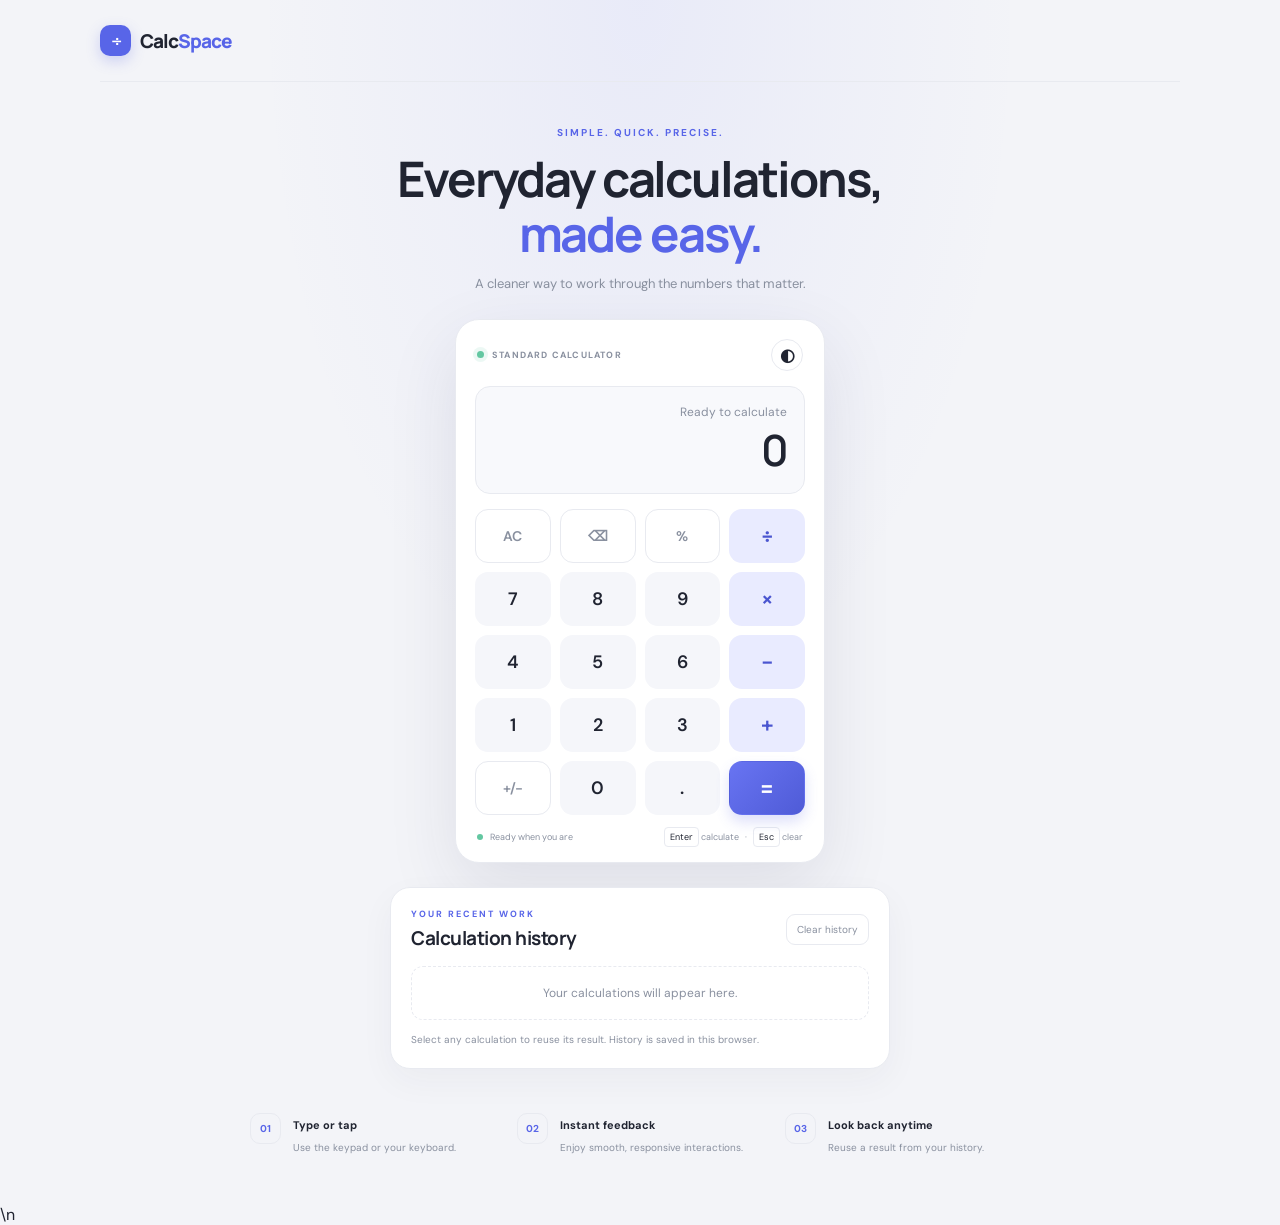
<file: Task-2-Calculator/index.html>
<!DOCTYPE html>
<html lang="en">
<head>
  <meta charset="UTF-8">
  <meta name="viewport" content="width=device-width, initial-scale=1.0">
  <meta name="theme-color" content="#f3f4f6">
  <title>Calcspace</title>
  <link rel="stylesheet" href="style.css">
</head>
<body>
  <main class="page">
    <header class="page-header">
      <a class="brand" href="#" aria-label="Calcspace home"><span class="brand-icon">÷</span> Calc<span>Space</span></a>
      
    </header>

    <section class="intro">
      <p class="eyebrow reveal">SIMPLE. QUICK. PRECISE.</p>
      <h1 class="reveal delay-1">Everyday calculations,<br><span>made easy.</span></h1>
      <p class="intro-text reveal delay-2">A cleaner way to work through the numbers that matter.</p>
    </section>

    <section class="calculator reveal delay-2" aria-label="Calculator">
      <div class="calculator-top">
        <span class="live-dot"></span><span>STANDARD CALCULATOR</span>
        <button id="themeToggle" class="theme-toggle" type="button" aria-label="Toggle dark mode" title="Toggle dark mode">◐</button>
      </div>
      <div class="display" id="displayBox">
        <div class="expression" id="expression" aria-live="polite">Ready to calculate</div>
        <div class="result" id="result" aria-live="polite">0</div>
      </div>
      <div class="keypad" id="keypad">
        <button class="key utility" data-action="clear" type="button">AC</button>
        <button class="key utility" data-action="delete" type="button" aria-label="Delete last digit">⌫</button>
        <button class="key utility" data-action="percent" type="button">%</button>
        <button class="key operator" data-operator="÷" type="button">÷</button>
        <button class="key" data-number="7" type="button">7</button>
        <button class="key" data-number="8" type="button">8</button>
        <button class="key" data-number="9" type="button">9</button>
        <button class="key operator" data-operator="×" type="button">×</button>
        <button class="key" data-number="4" type="button">4</button>
        <button class="key" data-number="5" type="button">5</button>
        <button class="key" data-number="6" type="button">6</button>
        <button class="key operator" data-operator="−" type="button">−</button>
        <button class="key" data-number="1" type="button">1</button>
        <button class="key" data-number="2" type="button">2</button>
        <button class="key" data-number="3" type="button">3</button>
        <button class="key operator" data-operator="+" type="button">+</button>
        <button class="key utility" data-action="sign" type="button">+/−</button>
        <button class="key" data-number="0" type="button">0</button>
        <button class="key" data-action="decimal" type="button">.</button>
        <button class="key equals" data-action="equals" type="button">=</button>
      </div>
      <div class="calculator-footer"><span><span class="footer-pulse"></span> Ready when you are</span><span><kbd>Enter</kbd> calculate <span class="footer-dot">·</span> <kbd>Esc</kbd> clear</span></div>
    </section>

    <section class="history-panel reveal delay-3" aria-label="Calculation history">
      <div class="history-header">
        <div><p class="eyebrow">YOUR RECENT WORK</p><h2>Calculation history</h2></div>
        <button id="clearHistory" class="clear-history" type="button">Clear history</button>
      </div>
      <div id="historyList" class="history-list"><p class="empty-history">Your calculations will appear here.</p></div>
      <p class="history-note">Select any calculation to reuse its result. History is saved in this browser.</p>
    </section>

    <section class="tips">
      <div class="tip-item"><span class="tip-number">01</span><div><strong>Type or tap</strong><p>Use the keypad or your keyboard.</p></div></div>
      <div class="tip-item"><span class="tip-number">02</span><div><strong>Instant feedback</strong><p>Enjoy smooth, responsive interactions.</p></div></div>
      <div class="tip-item"><span class="tip-number">03</span><div><strong>Look back anytime</strong><p>Reuse a result from your history.</p></div></div>
    </section>
  </main>
  <script src="script.js"></script>
</body>
</html>\n
</file>
<file: Task-2-Calculator/style.css>
@import url('https://fonts.googleapis.com/css2?family=DM+Sans:wght@400;500;600;700&family=Manrope:wght@400;500;600;700;800&display=swap');
:root{--page:#f3f4f8;--card:#fff;--display:#f8f9fc;--ink:#202431;--muted:#89909f;--line:#e8eaf0;--key:#f5f6fa;--key-hover:#e9ecf5;--accent:#5865e8;--accent-soft:#e9ebff;--accent-ink:#4a55d0;--shadow:0 25px 70px rgba(37,44,77,.10)}
*{box-sizing:border-box}
html{scroll-behavior:smooth}
body{margin:0;min-height:100vh;background:radial-gradient(ellipse at 50% 0%,rgba(111,123,255,.08),transparent 42%),var(--page);color:var(--ink);font-family:"DM Sans",sans-serif;transition:background .3s,color .3s}
body.dark{--page:#171923;--card:#222532;--display:#1b1e2a;--ink:#f0f1f8;--muted:#a2a8bc;--line:#35394a;--key:#2b2f40;--key-hover:#393e53;--accent:#929bff;--accent-soft:#333758;--accent-ink:#d6d9ff;--shadow:0 25px 70px rgba(0,0,0,.28);background:radial-gradient(ellipse at 50% 0%,rgba(108,120,255,.12),transparent 42%),var(--page)}
button{font:inherit;cursor:pointer}
button:focus-visible{outline:3px solid var(--accent);outline-offset:3px}
.page{width:min(1080px,calc(100% - 40px));margin:0 auto}
.page-header{height:82px;display:flex;justify-content:space-between;align-items:center;border-bottom:1px solid var(--line)}
.brand{display:flex;align-items:center;gap:9px;color:var(--ink);text-decoration:none;font-family:Manrope,sans-serif;font-size:19px;font-weight:800;letter-spacing:-1px}
.brand>span:last-child{color:var(--accent);margin-left:-9px}
.brand-icon{width:31px;height:31px;display:grid;place-items:center;border-radius:10px;background:var(--accent);color:white;font-size:21px;font-weight:500;box-shadow:0 5px 14px rgba(88,101,232,.25);transition:transform .25s}
.brand:hover .brand-icon{transform:rotate(-8deg) scale(1.06)}
.task-label{font-size:10px;letter-spacing:1.7px;font-weight:700;color:var(--muted)}
.task-label span{color:var(--accent);margin:0 5px}
.intro{text-align:center;padding:44px 0 27px}
.eyebrow{color:var(--accent);font-size:10px;font-weight:700;letter-spacing:2px;margin:0 0 12px}
h1{margin:0;font-family:Manrope,sans-serif;font-size:clamp(34px,5vw,49px);line-height:1.13;letter-spacing:-2.1px;font-weight:700}
h1 span{color:var(--accent)}
.intro-text{color:var(--muted);font-size:13px;margin:13px 0 0}
.reveal{animation:fade-up .65s cubic-bezier(.2,.75,.25,1) both}
.delay-1{animation-delay:.08s}.delay-2{animation-delay:.16s}.delay-3{animation-delay:.24s}
@keyframes fade-up{from{opacity:0;transform:translateY(16px)}to{opacity:1;transform:translateY(0)}}
.calculator{width:min(370px,100%);margin:0 auto;background:var(--card);border:1px solid var(--line);border-radius:24px;box-shadow:var(--shadow);padding:19px;transition:box-shadow .3s,transform .3s,border-color .3s}
.calculator:hover{box-shadow:0 28px 78px rgba(37,44,77,.14);transform:translateY(-2px)}
.calculator-top{display:flex;align-items:center;gap:8px;font-size:9px;letter-spacing:1.2px;font-weight:700;color:var(--muted);padding:0 2px 15px}
.live-dot{width:7px;height:7px;border-radius:50%;background:#63c7a1;box-shadow:0 0 0 4px rgba(99,199,161,.12);animation:live-pulse 2s infinite}
@keyframes live-pulse{50%{box-shadow:0 0 0 7px rgba(99,199,161,0)}}
.theme-toggle{margin-left:auto;width:32px;height:32px;border-radius:50%;border:1px solid var(--line);background:transparent;color:var(--ink);font-size:17px;transition:transform .3s,background .2s}
.theme-toggle:hover{transform:rotate(25deg);background:var(--key)}
.display{min-height:108px;display:flex;flex-direction:column;justify-content:end;align-items:flex-end;background:var(--display);border:1px solid var(--line);border-radius:15px;padding:15px 17px 16px;margin-bottom:15px;overflow:hidden;transition:border-color .25s,box-shadow .25s}
.display.pulse{animation:display-pulse .28s ease}
@keyframes display-pulse{50%{border-color:var(--accent);box-shadow:0 0 0 4px var(--accent-soft)}}
.expression{width:100%;min-height:19px;text-align:right;font-size:12px;color:var(--muted);white-space:nowrap;overflow:hidden;text-overflow:ellipsis}
.result{width:100%;text-align:right;font-family:Manrope,sans-serif;font-size:clamp(32px,8vw,43px);font-weight:600;letter-spacing:-1.8px;line-height:1.25;white-space:nowrap;overflow:hidden;text-overflow:ellipsis;transform-origin:right center}
.result.result-pop{animation:result-pop .22s ease}
@keyframes result-pop{50%{transform:scale(1.045);color:var(--accent)}}
.keypad{display:grid;grid-template-columns:repeat(4,minmax(0,1fr));gap:9px}
.key{position:relative;isolation:isolate;overflow:hidden;min-width:0;height:54px;border:1px solid transparent;border-radius:13px;background:var(--key);color:var(--ink);font-size:18px;font-weight:600;transition:transform .13s,background .18s,border-color .18s,box-shadow .18s}
.key:hover{background:var(--key-hover);transform:translateY(-2px);box-shadow:0 5px 12px rgba(25,35,70,.06)}
.key:active{transform:scale(.94)}
.key.utility{color:var(--muted);font-size:14px;background:transparent;border-color:var(--line)}
.key.utility:hover{background:var(--key);color:var(--ink)}
.key.operator{background:var(--accent-soft);color:var(--accent-ink);font-size:22px}
.key.operator:hover{filter:brightness(.97)}
.key.operator.selected{border-color:var(--accent);box-shadow:inset 0 0 0 1px var(--accent)}
.key.equals{background:linear-gradient(135deg,#6874f2,#4f5bd7);color:#fff;font-size:24px;box-shadow:0 7px 14px rgba(88,101,232,.2)}
.key.equals:hover{filter:brightness(1.06);box-shadow:0 9px 18px rgba(88,101,232,.3)}
.ripple{position:absolute;z-index:-1;border-radius:50%;background:rgba(120,130,255,.22);transform:scale(0);animation:ripple .45s ease-out;pointer-events:none}
@keyframes ripple{to{transform:scale(4);opacity:0}}
.calculator-footer{display:flex;align-items:center;justify-content:space-between;gap:8px;padding:16px 2px 0;color:var(--muted);font-size:9px}
.footer-pulse{display:inline-block;width:6px;height:6px;background:#63c7a1;border-radius:50%;margin-right:5px}
kbd{font-family:inherit;font-size:9px;padding:3px 5px;border:1px solid var(--line);border-radius:4px;color:var(--ink)}
.footer-dot{margin:0 4px}
.history-panel{width:min(500px,100%);margin:24px auto 0;background:var(--card);border:1px solid var(--line);border-radius:20px;padding:20px;box-shadow:0 12px 35px rgba(37,44,77,.045);transition:background .3s,border-color .3s}
.history-header{display:flex;align-items:center;justify-content:space-between;gap:12px;margin-bottom:15px}
.history-header .eyebrow{margin-bottom:5px;font-size:9px}
h2{font-family:Manrope,sans-serif;font-size:19px;letter-spacing:-.5px;margin:0}
.clear-history{background:transparent;border:1px solid var(--line);border-radius:9px;padding:8px 10px;color:var(--muted);font-size:10px;white-space:nowrap;transition:background .2s,color .2s,transform .2s}
.clear-history:hover{background:var(--key);color:var(--ink);transform:translateY(-1px)}
.history-list{display:grid;gap:8px}
.history-entry{display:flex;align-items:center;justify-content:space-between;gap:12px;width:100%;text-align:left;background:var(--display);border:1px solid var(--line);border-radius:12px;padding:12px 14px;color:var(--ink);transition:border-color .18s,transform .18s,box-shadow .18s;animation:history-in .32s cubic-bezier(.2,.75,.25,1) both}
.history-entry:hover{border-color:var(--accent);transform:translateX(3px);box-shadow:0 5px 14px rgba(37,44,77,.06)}
@keyframes history-in{from{opacity:0;transform:translateY(8px)}to{opacity:1;transform:translateY(0)}}
.history-calculation{display:block;color:var(--muted);font-size:11px;margin-bottom:4px}
.history-answer{display:block;font-family:Manrope,sans-serif;font-size:17px;font-weight:700}
.history-reuse{color:var(--accent);font-size:10px;font-weight:700;white-space:nowrap}
.empty-history{color:var(--muted);font-size:12px;text-align:center;padding:18px 8px;margin:0;border:1px dashed var(--line);border-radius:12px}
.history-note{color:var(--muted);font-size:10px;line-height:1.6;margin:12px 0 0}
.tips{display:grid;grid-template-columns:repeat(3,1fr);gap:22px;max-width:780px;margin:44px auto 48px}
.tip-item{display:flex;align-items:flex-start;gap:12px;transition:transform .2s}
.tip-item:hover{transform:translateY(-3px)}
.tip-number{display:grid;place-items:center;flex:0 0 31px;height:31px;border:1px solid var(--line);border-radius:10px;color:var(--accent);font-size:10px;font-weight:700}
.tip-item strong{font-size:11px}
.tip-item p{margin:6px 0 0;color:var(--muted);font-size:10px;line-height:1.6}
footer{display:flex;justify-content:space-between;gap:15px;padding:19px 0 24px;border-top:1px solid var(--line);color:var(--muted);font-size:8px;font-weight:700;letter-spacing:1.5px}
@media(max-width:600px){.page{width:min(100% - 28px,420px)}.page-header{height:67px}.task-label{font-size:8px;letter-spacing:1px}.intro{padding:36px 0 23px}h1{font-size:37px;letter-spacing:-1.5px}.intro-text{font-size:11px}.calculator{padding:15px;border-radius:20px}.key{height:52px}.history-panel{padding:15px}.tips{grid-template-columns:1fr;gap:15px;max-width:280px;margin:32px auto}footer{font-size:7px;letter-spacing:1px}.calculator-footer{font-size:8px}}
@media(prefers-reduced-motion:reduce){*,*::before,*::after{animation-duration:.01ms!important;animation-iteration-count:1!important;scroll-behavior:auto!important;transition-duration:.01ms!important}}\n
</file>
